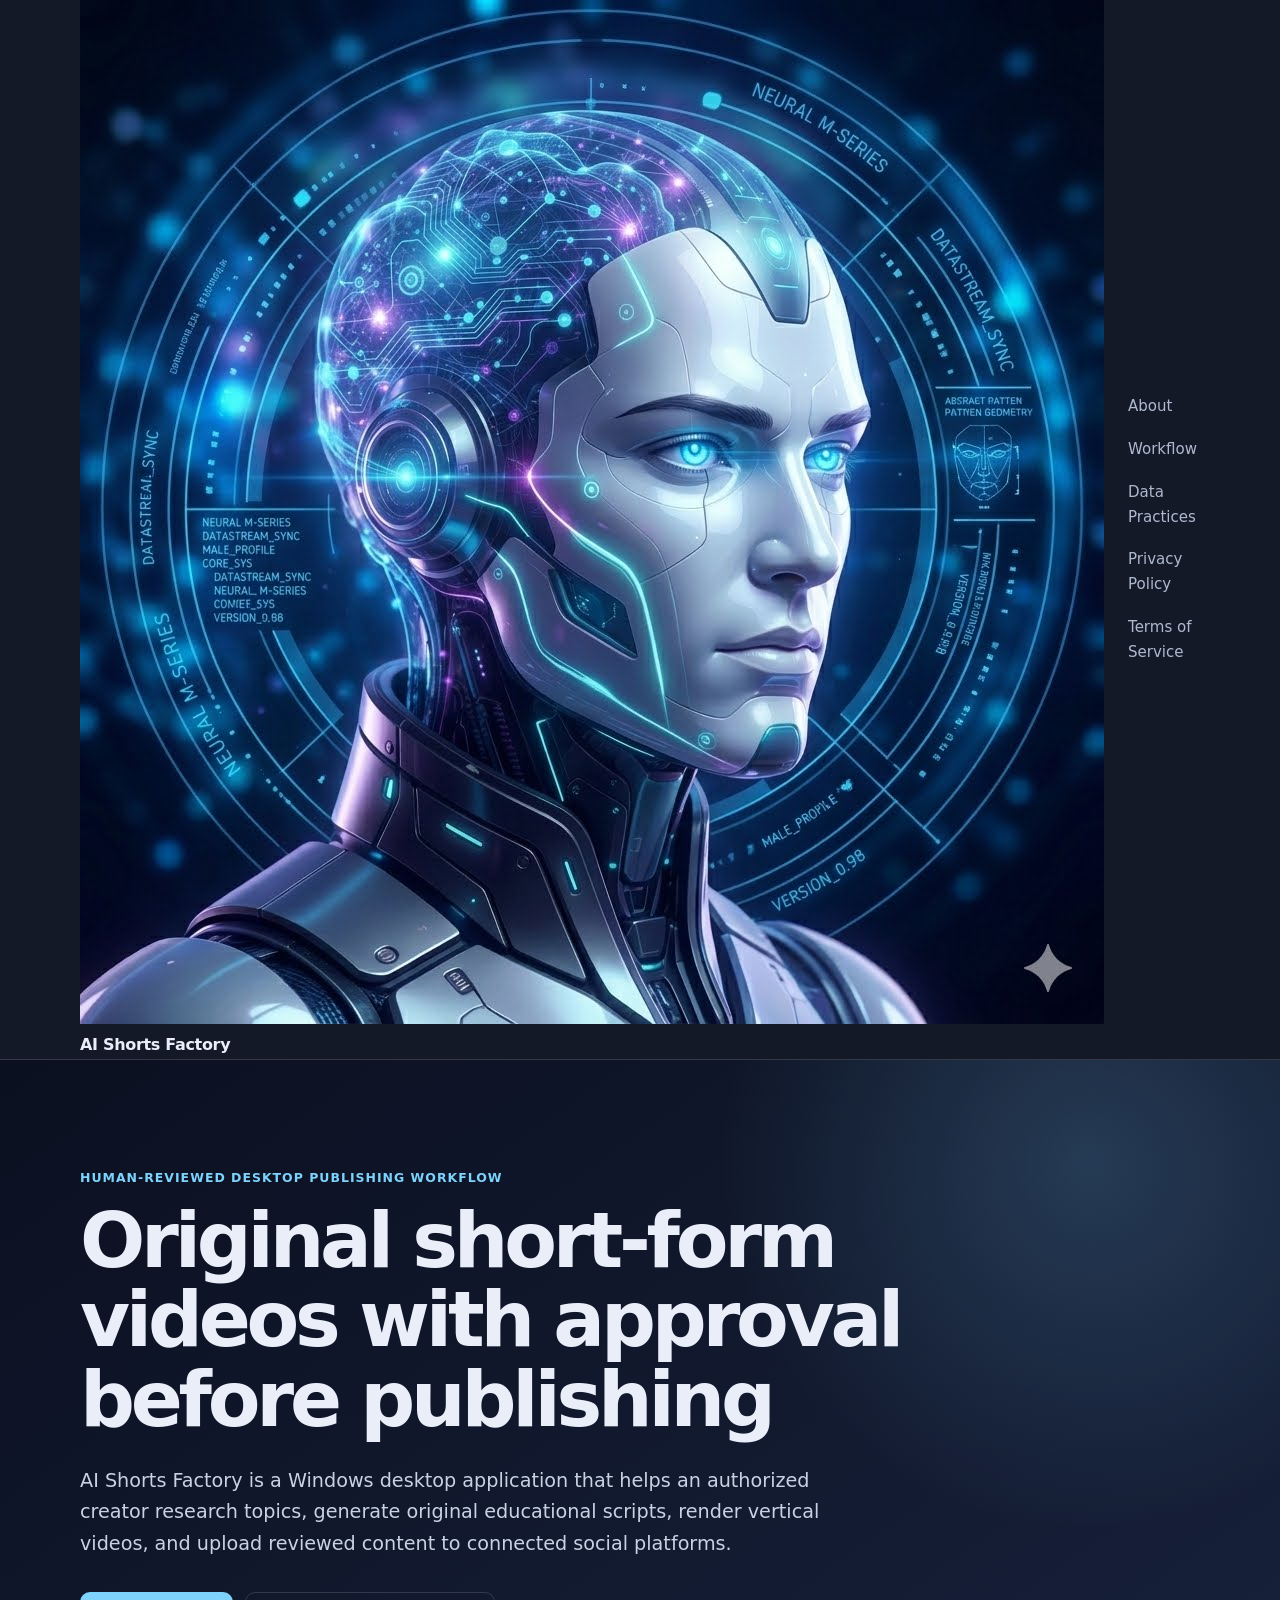
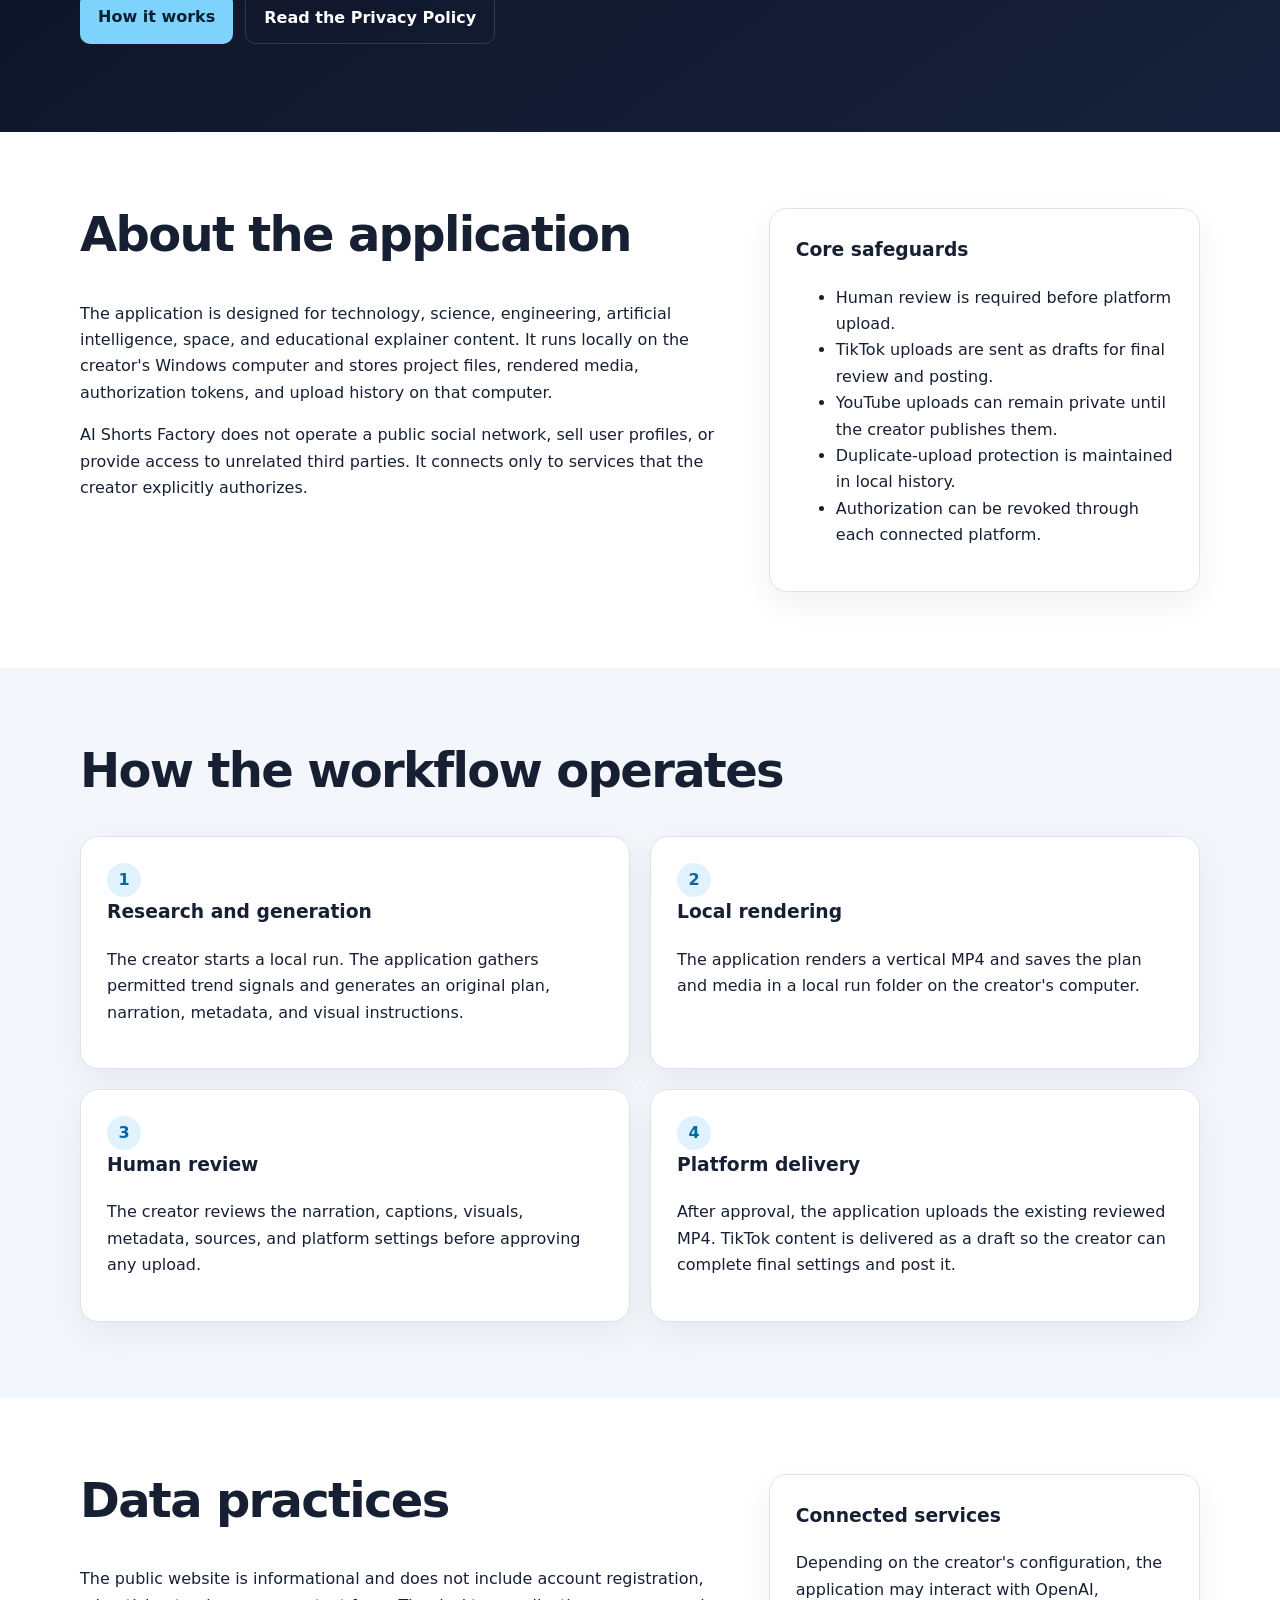
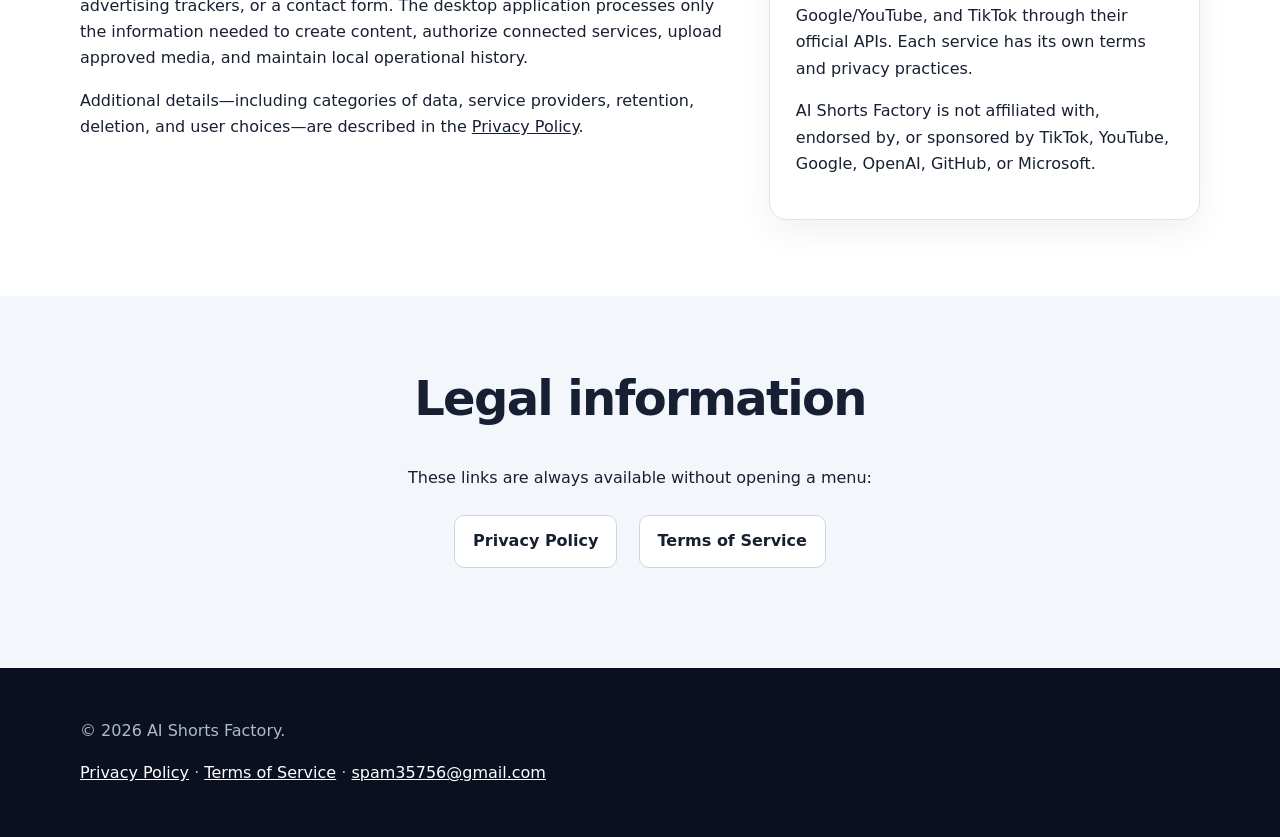
<file: index.html>
<!doctype html>
<html lang="en">
<head>
  <meta charset="utf-8">
  <meta name="viewport" content="width=device-width, initial-scale=1">
  <title>AI Shorts Factory</title>
  <link rel="icon" type="image/jpeg" href="app-icon.jpeg">
  <meta name="description" content="AI Shorts Factory is a human-reviewed desktop workflow for creating and publishing original short-form educational videos.">
  <link rel="stylesheet" href="styles.css">
</head>
<body>
  <header class="site-header">
    <div class="container nav">
      <a class="brand" href="index.html">
        <img src="app-icon.jpeg" alt="AI Shorts Factory app icon" class="brand-icon">
        <span>AI Shorts Factory</span>
      </a>
      <nav aria-label="Primary navigation">
        <a href="#about">About</a>
        <a href="#workflow">Workflow</a>
        <a href="#data">Data Practices</a>
        <a href="privacy.html">Privacy Policy</a>
        <a href="terms.html">Terms of Service</a>
      </nav>
    </div>
  </header>

  <main>
    <section class="hero">
      <div class="container">
        <p class="eyebrow">Human-reviewed desktop publishing workflow</p>
        <h1>Original short-form videos with approval before publishing</h1>
        <p class="lead">
          AI Shorts Factory is a Windows desktop application that helps an authorized creator
          research topics, generate original educational scripts, render vertical videos, and
          upload reviewed content to connected social platforms.
        </p>
        <div class="actions">
          <a class="button" href="#workflow">How it works</a>
          <a class="button secondary" href="privacy.html">Read the Privacy Policy</a>
        </div>
      </div>
    </section>

    <section id="about" class="section">
      <div class="container grid-two">
        <div>
          <h2>About the application</h2>
          <p>
            The application is designed for technology, science, engineering, artificial
            intelligence, space, and educational explainer content. It runs locally on the
            creator's Windows computer and stores project files, rendered media, authorization
            tokens, and upload history on that computer.
          </p>
          <p>
            AI Shorts Factory does not operate a public social network, sell user profiles,
            or provide access to unrelated third parties. It connects only to services that
            the creator explicitly authorizes.
          </p>
        </div>
        <div class="card">
          <h3>Core safeguards</h3>
          <ul>
            <li>Human review is required before platform upload.</li>
            <li>TikTok uploads are sent as drafts for final review and posting.</li>
            <li>YouTube uploads can remain private until the creator publishes them.</li>
            <li>Duplicate-upload protection is maintained in local history.</li>
            <li>Authorization can be revoked through each connected platform.</li>
          </ul>
        </div>
      </div>
    </section>

    <section id="workflow" class="section alt">
      <div class="container">
        <h2>How the workflow operates</h2>
        <div class="steps">
          <article class="card">
            <span class="step-number">1</span>
            <h3>Research and generation</h3>
            <p>
              The creator starts a local run. The application gathers permitted trend signals
              and generates an original plan, narration, metadata, and visual instructions.
            </p>
          </article>
          <article class="card">
            <span class="step-number">2</span>
            <h3>Local rendering</h3>
            <p>
              The application renders a vertical MP4 and saves the plan and media in a local
              run folder on the creator's computer.
            </p>
          </article>
          <article class="card">
            <span class="step-number">3</span>
            <h3>Human review</h3>
            <p>
              The creator reviews the narration, captions, visuals, metadata, sources, and
              platform settings before approving any upload.
            </p>
          </article>
          <article class="card">
            <span class="step-number">4</span>
            <h3>Platform delivery</h3>
            <p>
              After approval, the application uploads the existing reviewed MP4. TikTok content
              is delivered as a draft so the creator can complete final settings and post it.
            </p>
          </article>
        </div>
      </div>
    </section>

    <section id="data" class="section">
      <div class="container grid-two">
        <div>
          <h2>Data practices</h2>
          <p>
            The public website is informational and does not include account registration,
            advertising trackers, or a contact form. The desktop application processes only
            the information needed to create content, authorize connected services, upload
            approved media, and maintain local operational history.
          </p>
          <p>
            Additional details—including categories of data, service providers, retention,
            deletion, and user choices—are described in the
            <a href="privacy.html">Privacy Policy</a>.
          </p>
        </div>
        <div class="card">
          <h3>Connected services</h3>
          <p>
            Depending on the creator's configuration, the application may interact with
            OpenAI, Google/YouTube, and TikTok through their official APIs. Each service has
            its own terms and privacy practices.
          </p>
          <p>
            AI Shorts Factory is not affiliated with, endorsed by, or sponsored by TikTok,
            YouTube, Google, OpenAI, GitHub, or Microsoft.
          </p>
        </div>
      </div>
    </section>

    <section class="section alt">
      <div class="container legal-links">
        <h2>Legal information</h2>
        <p>These links are always available without opening a menu:</p>
        <p>
          <a class="text-link" href="privacy.html">Privacy Policy</a>
          <a class="text-link" href="terms.html">Terms of Service</a>
        </p>
      </div>
    </section>
  </main>

  <footer class="site-footer">
    <div class="container">
      <p>&copy; 2026 AI Shorts Factory.</p>
      <p>
        <a href="privacy.html">Privacy Policy</a>
        <span aria-hidden="true">·</span>
        <a href="terms.html">Terms of Service</a>
        <span aria-hidden="true">·</span>
        <a href="mailto:spam35756@gmail.com">spam35756@gmail.com</a>
      </p>
    </div>
  </footer>
</body>
</html>
</file>
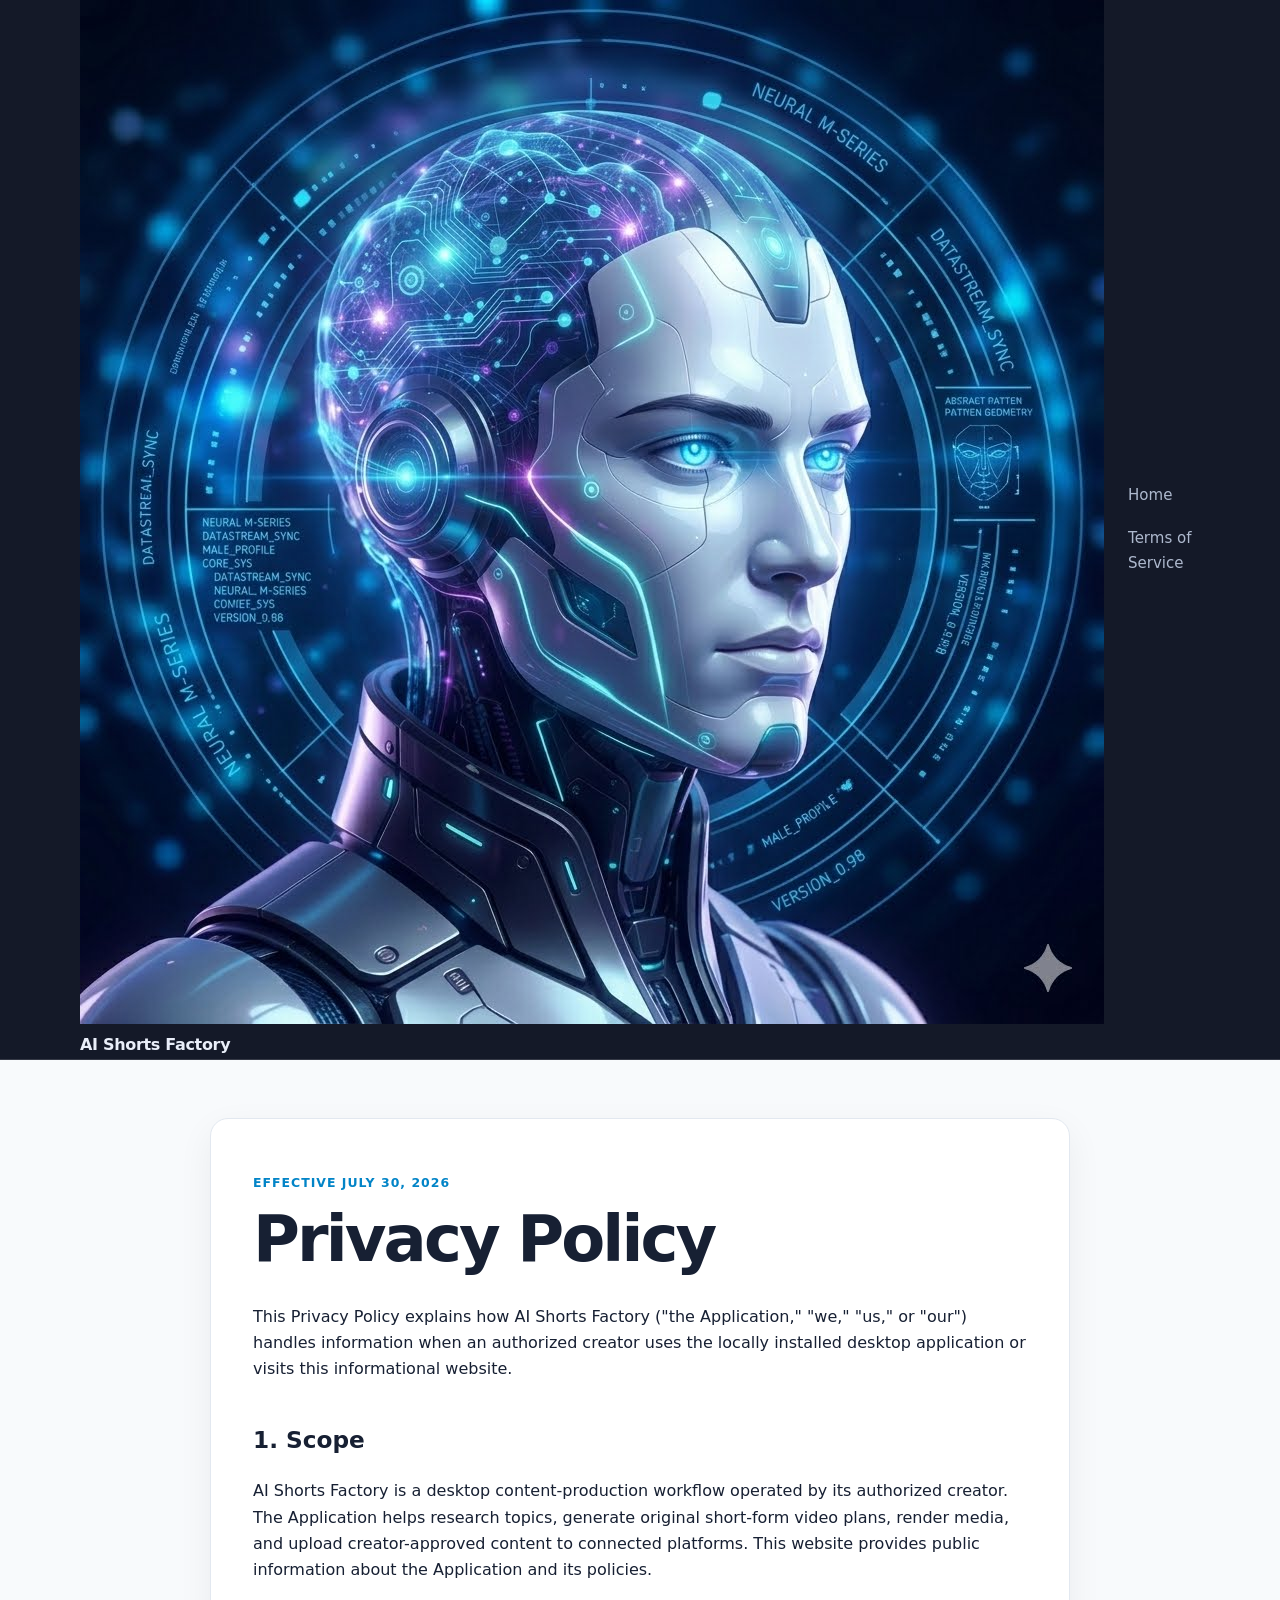
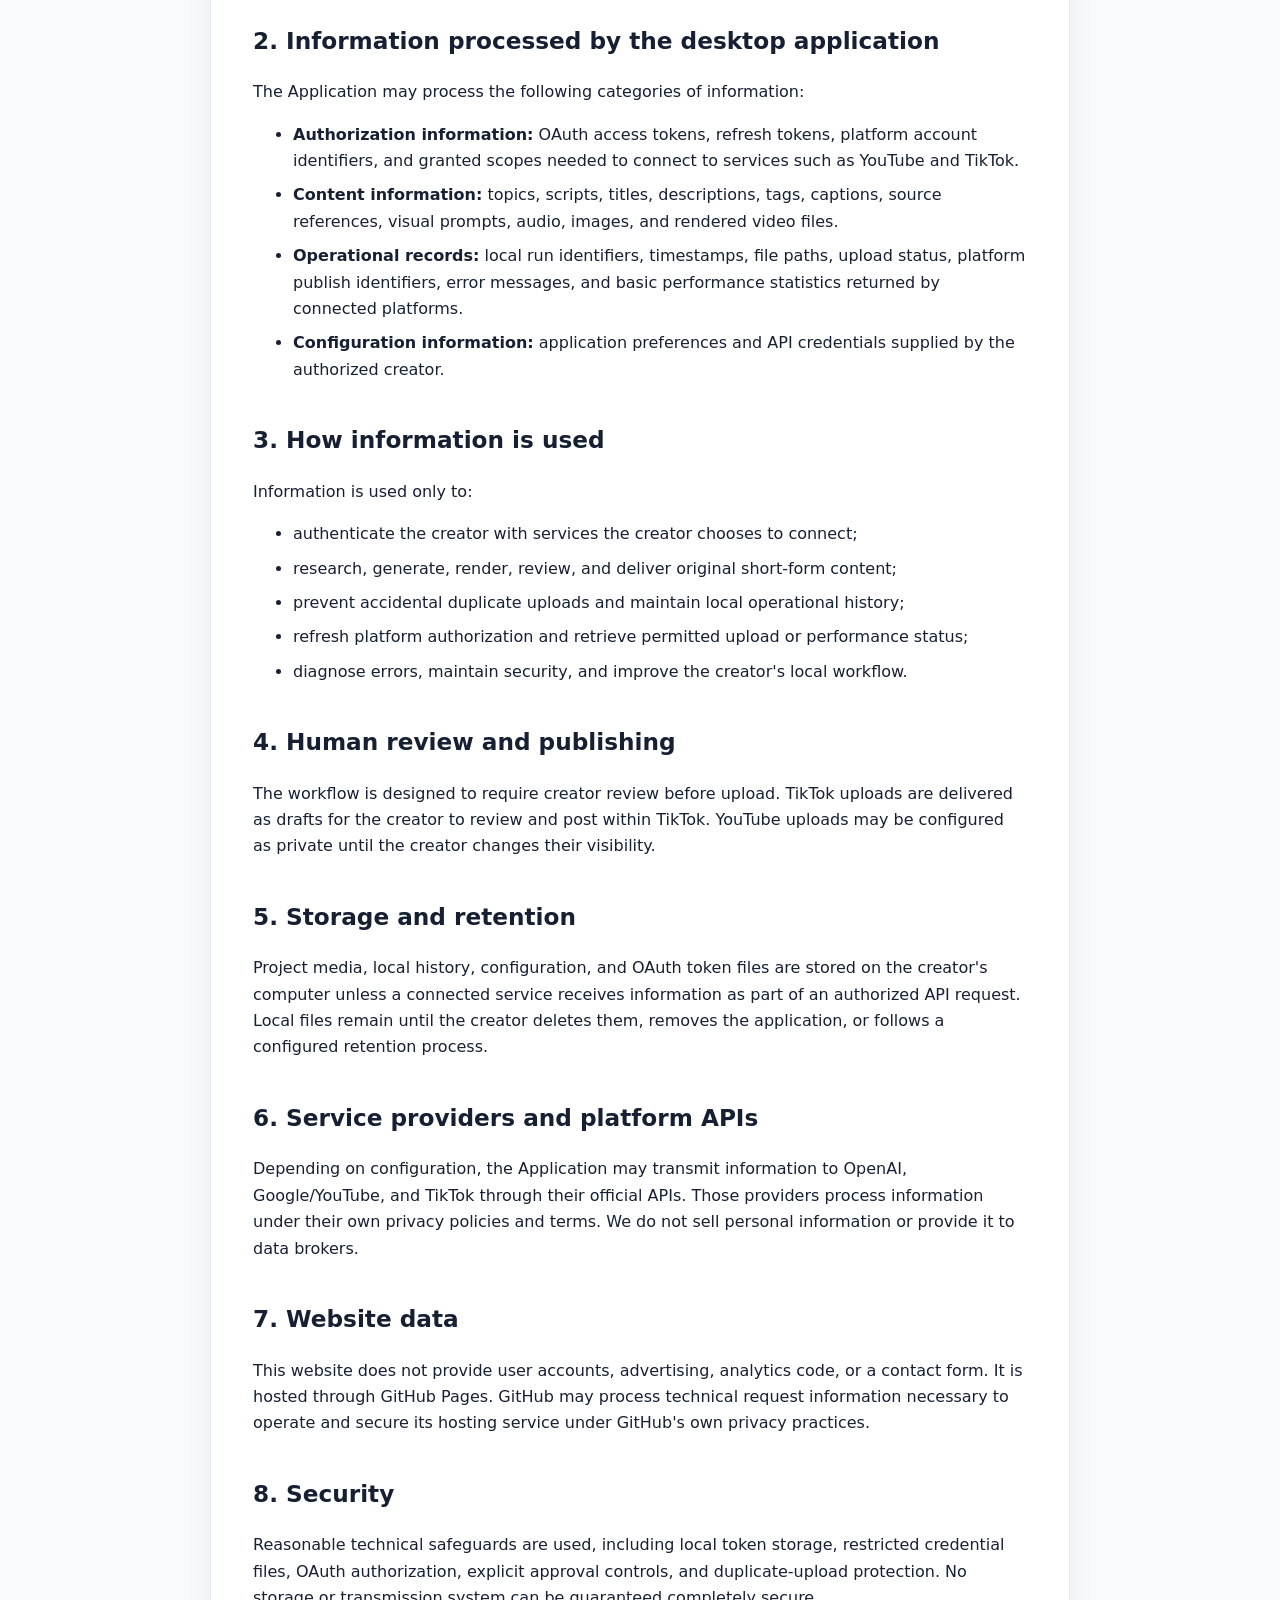
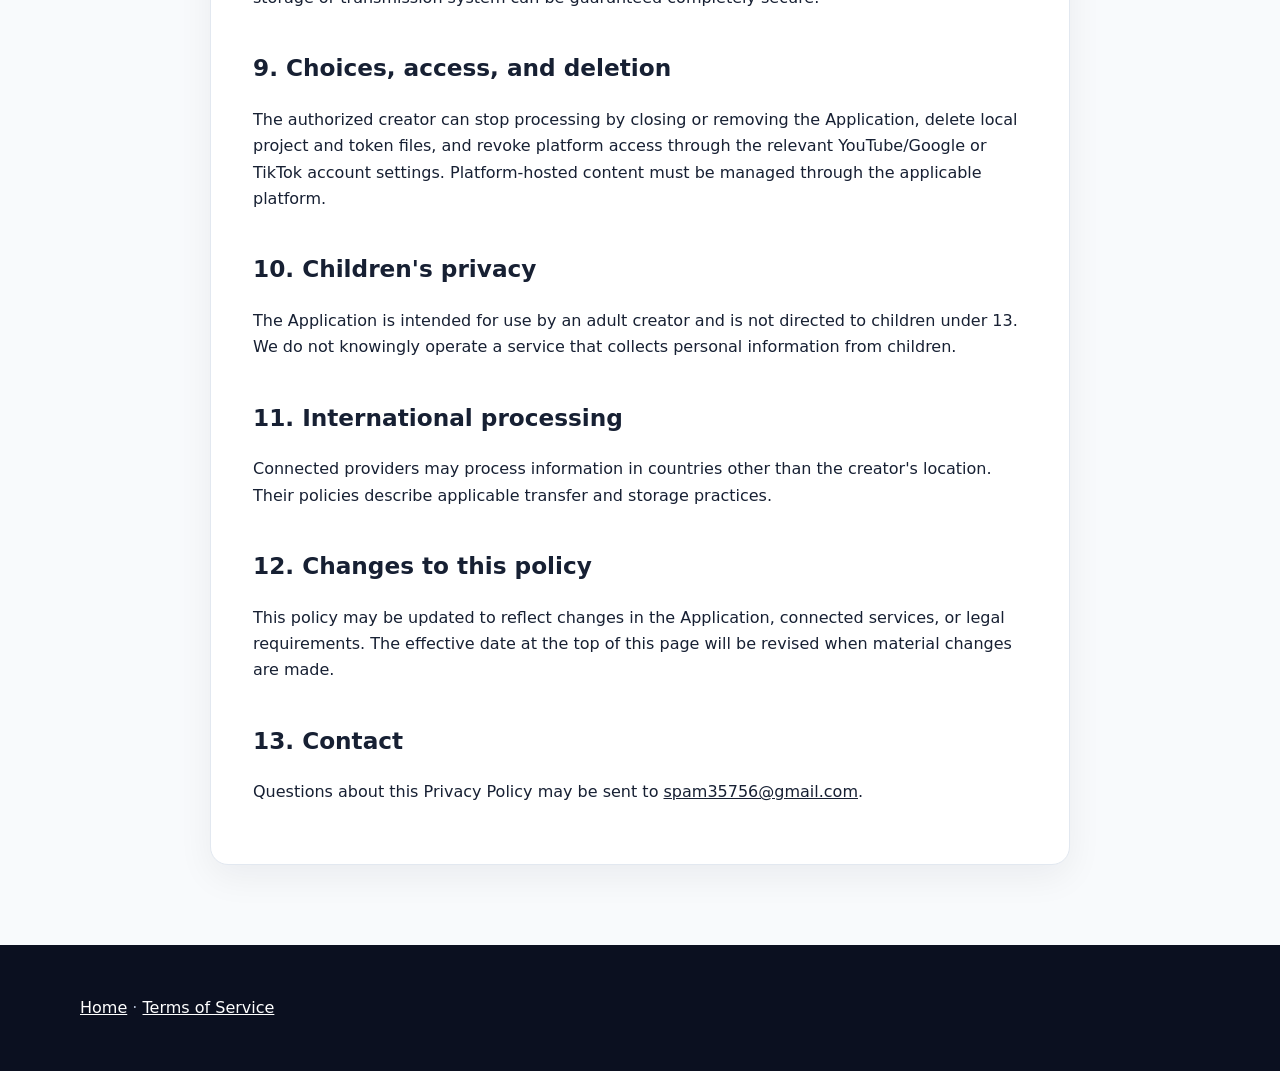
<file: privacy.html>
<!doctype html>
<html lang="en">
<head>
  <meta charset="utf-8">
  <meta name="viewport" content="width=device-width, initial-scale=1">
  <title>Privacy Policy | AI Shorts Factory</title>
  <link rel="icon" type="image/jpeg" href="app-icon.jpeg">
  <meta name="description" content="Privacy Policy for AI Shorts Factory.">
  <link rel="stylesheet" href="styles.css">
</head>
<body>
  <header class="site-header">
    <div class="container nav">
      <a class="brand" href="index.html">
        <img src="app-icon.jpeg" alt="AI Shorts Factory app icon" class="brand-icon">
        <span>AI Shorts Factory</span>
      </a>
      <nav aria-label="Primary navigation">
        <a href="index.html">Home</a>
        <a href="terms.html">Terms of Service</a>
      </nav>
    </div>
  </header>

  <main class="legal-page">
    <article class="container legal-document">
      <p class="eyebrow">Effective July 30, 2026</p>
      <h1>Privacy Policy</h1>

      <p>
        This Privacy Policy explains how AI Shorts Factory ("the Application," "we," "us," or
        "our") handles information when an authorized creator uses the locally installed desktop
        application or visits this informational website.
      </p>

      <h2>1. Scope</h2>
      <p>
        AI Shorts Factory is a desktop content-production workflow operated by its authorized
        creator. The Application helps research topics, generate original short-form video plans,
        render media, and upload creator-approved content to connected platforms. This website
        provides public information about the Application and its policies.
      </p>

      <h2>2. Information processed by the desktop application</h2>
      <p>The Application may process the following categories of information:</p>
      <ul>
        <li>
          <strong>Authorization information:</strong> OAuth access tokens, refresh tokens,
          platform account identifiers, and granted scopes needed to connect to services such
          as YouTube and TikTok.
        </li>
        <li>
          <strong>Content information:</strong> topics, scripts, titles, descriptions, tags,
          captions, source references, visual prompts, audio, images, and rendered video files.
        </li>
        <li>
          <strong>Operational records:</strong> local run identifiers, timestamps, file paths,
          upload status, platform publish identifiers, error messages, and basic performance
          statistics returned by connected platforms.
        </li>
        <li>
          <strong>Configuration information:</strong> application preferences and API
          credentials supplied by the authorized creator.
        </li>
      </ul>

      <h2>3. How information is used</h2>
      <p>Information is used only to:</p>
      <ul>
        <li>authenticate the creator with services the creator chooses to connect;</li>
        <li>research, generate, render, review, and deliver original short-form content;</li>
        <li>prevent accidental duplicate uploads and maintain local operational history;</li>
        <li>refresh platform authorization and retrieve permitted upload or performance status;</li>
        <li>diagnose errors, maintain security, and improve the creator's local workflow.</li>
      </ul>

      <h2>4. Human review and publishing</h2>
      <p>
        The workflow is designed to require creator review before upload. TikTok uploads are
        delivered as drafts for the creator to review and post within TikTok. YouTube uploads
        may be configured as private until the creator changes their visibility.
      </p>

      <h2>5. Storage and retention</h2>
      <p>
        Project media, local history, configuration, and OAuth token files are stored on the
        creator's computer unless a connected service receives information as part of an
        authorized API request. Local files remain until the creator deletes them, removes the
        application, or follows a configured retention process.
      </p>

      <h2>6. Service providers and platform APIs</h2>
      <p>
        Depending on configuration, the Application may transmit information to OpenAI,
        Google/YouTube, and TikTok through their official APIs. Those providers process
        information under their own privacy policies and terms. We do not sell personal
        information or provide it to data brokers.
      </p>

      <h2>7. Website data</h2>
      <p>
        This website does not provide user accounts, advertising, analytics code, or a contact
        form. It is hosted through GitHub Pages. GitHub may process technical request information
        necessary to operate and secure its hosting service under GitHub's own privacy practices.
      </p>

      <h2>8. Security</h2>
      <p>
        Reasonable technical safeguards are used, including local token storage, restricted
        credential files, OAuth authorization, explicit approval controls, and duplicate-upload
        protection. No storage or transmission system can be guaranteed completely secure.
      </p>

      <h2>9. Choices, access, and deletion</h2>
      <p>
        The authorized creator can stop processing by closing or removing the Application,
        delete local project and token files, and revoke platform access through the relevant
        YouTube/Google or TikTok account settings. Platform-hosted content must be managed through
        the applicable platform.
      </p>

      <h2>10. Children's privacy</h2>
      <p>
        The Application is intended for use by an adult creator and is not directed to children
        under 13. We do not knowingly operate a service that collects personal information from
        children.
      </p>

      <h2>11. International processing</h2>
      <p>
        Connected providers may process information in countries other than the creator's
        location. Their policies describe applicable transfer and storage practices.
      </p>

      <h2>12. Changes to this policy</h2>
      <p>
        This policy may be updated to reflect changes in the Application, connected services,
        or legal requirements. The effective date at the top of this page will be revised when
        material changes are made.
      </p>

      <h2>13. Contact</h2>
      <p>
        Questions about this Privacy Policy may be sent to
        <a href="mailto:spam35756@gmail.com">spam35756@gmail.com</a>.
      </p>
    </article>
  </main>

  <footer class="site-footer">
    <div class="container">
      <p><a href="index.html">Home</a> · <a href="terms.html">Terms of Service</a></p>
    </div>
  </footer>
</body>
</html>
</file>
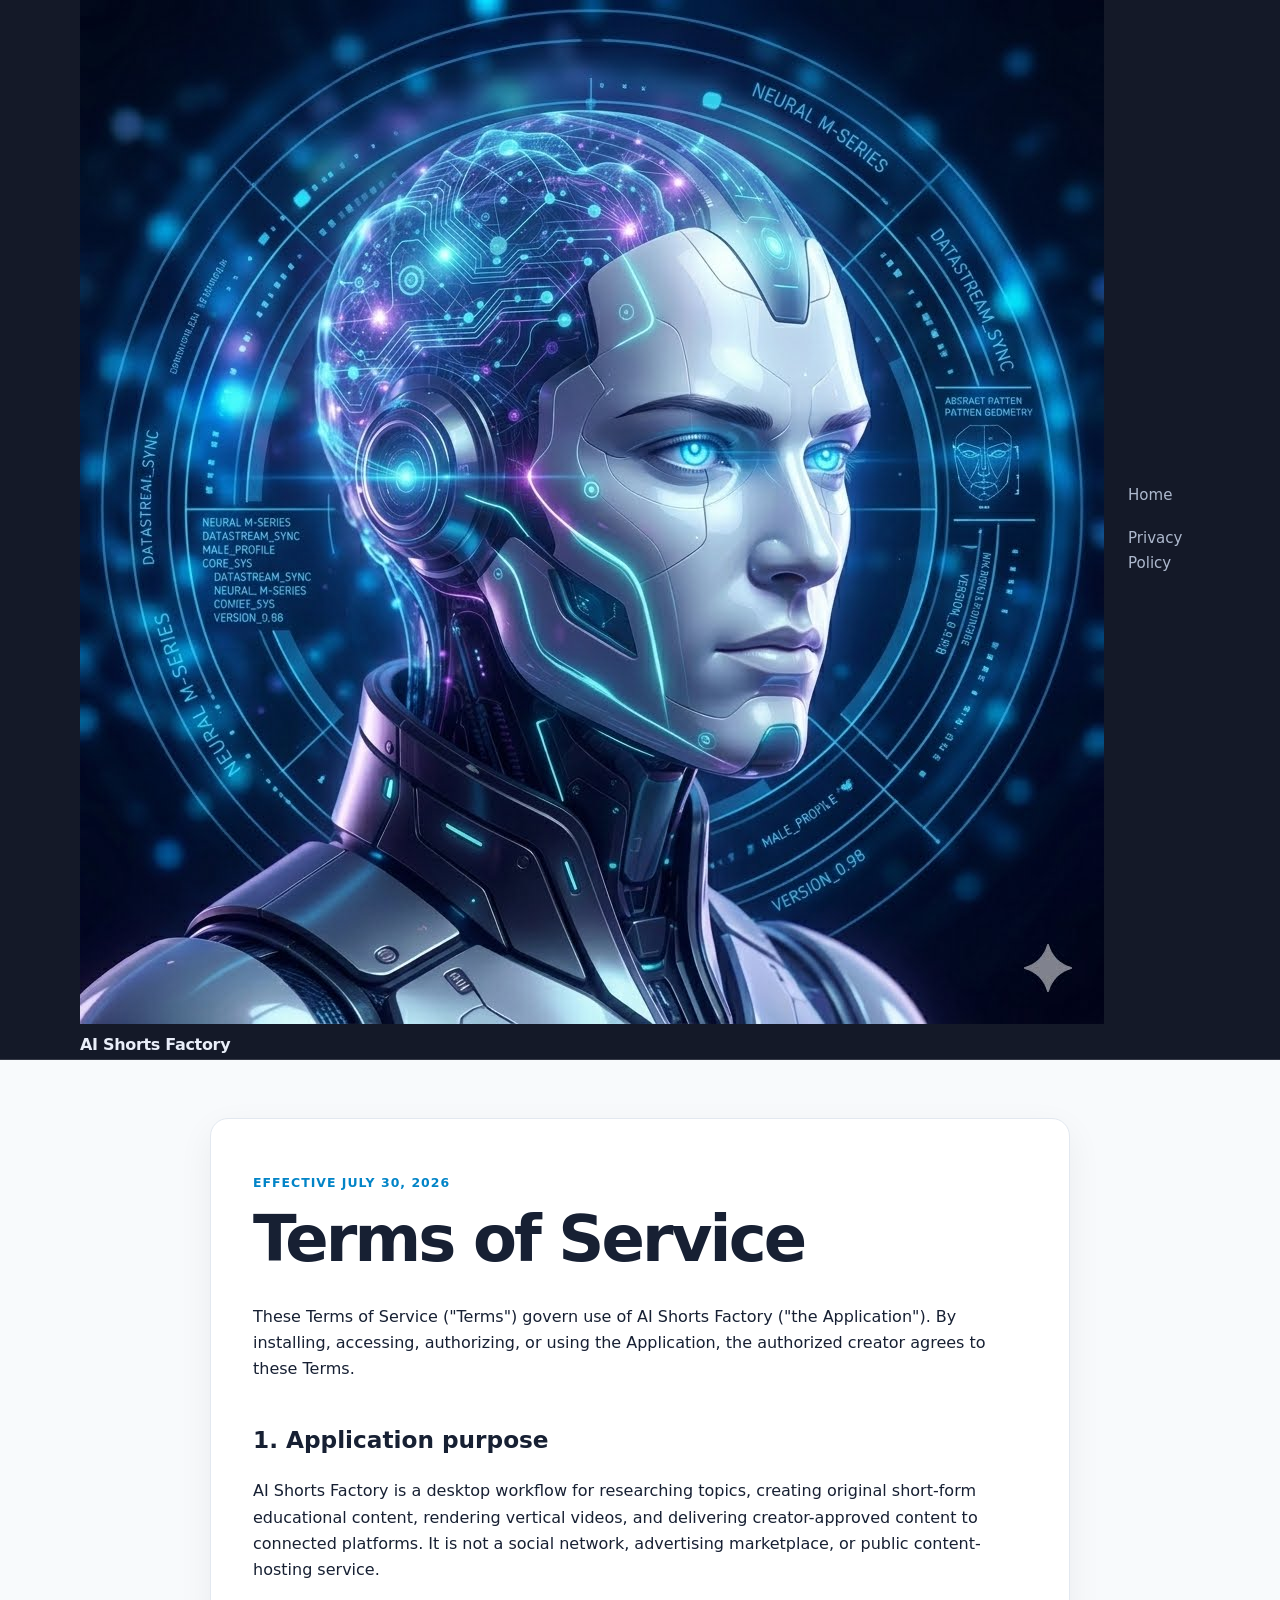
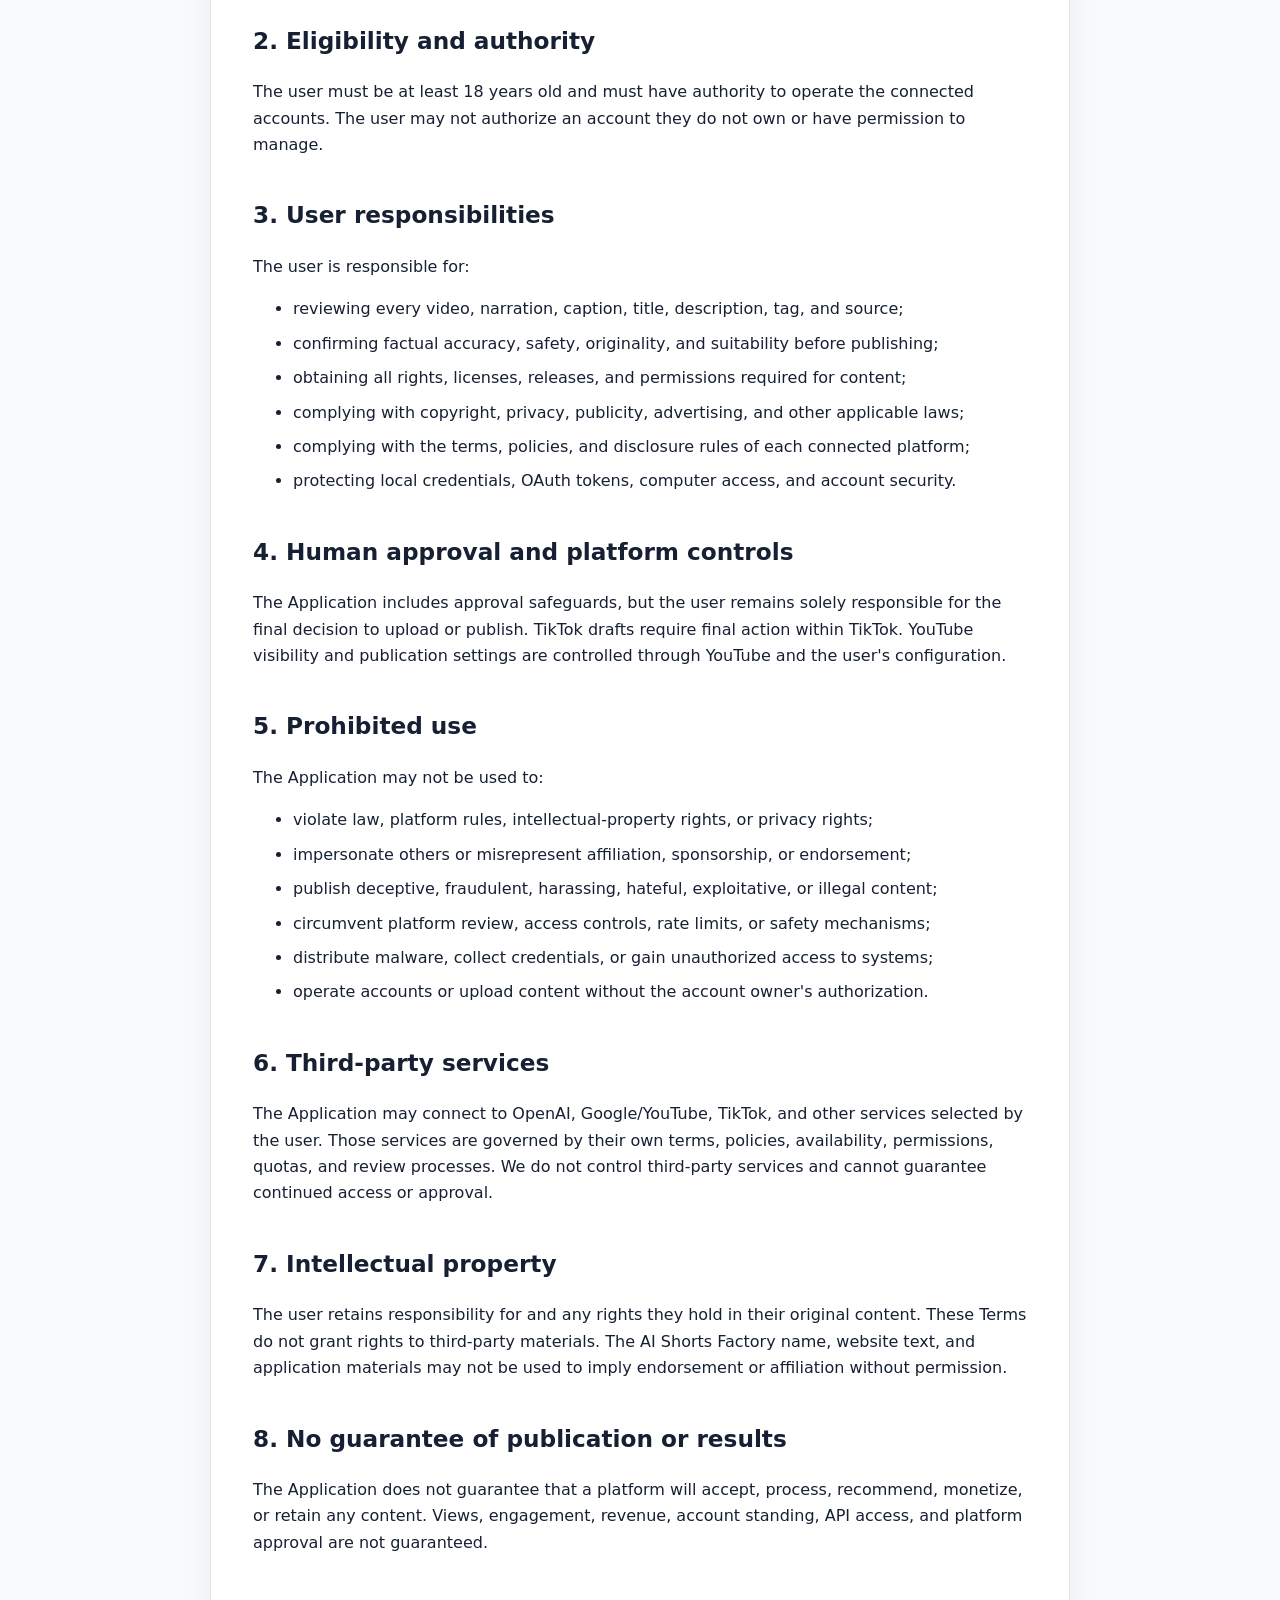
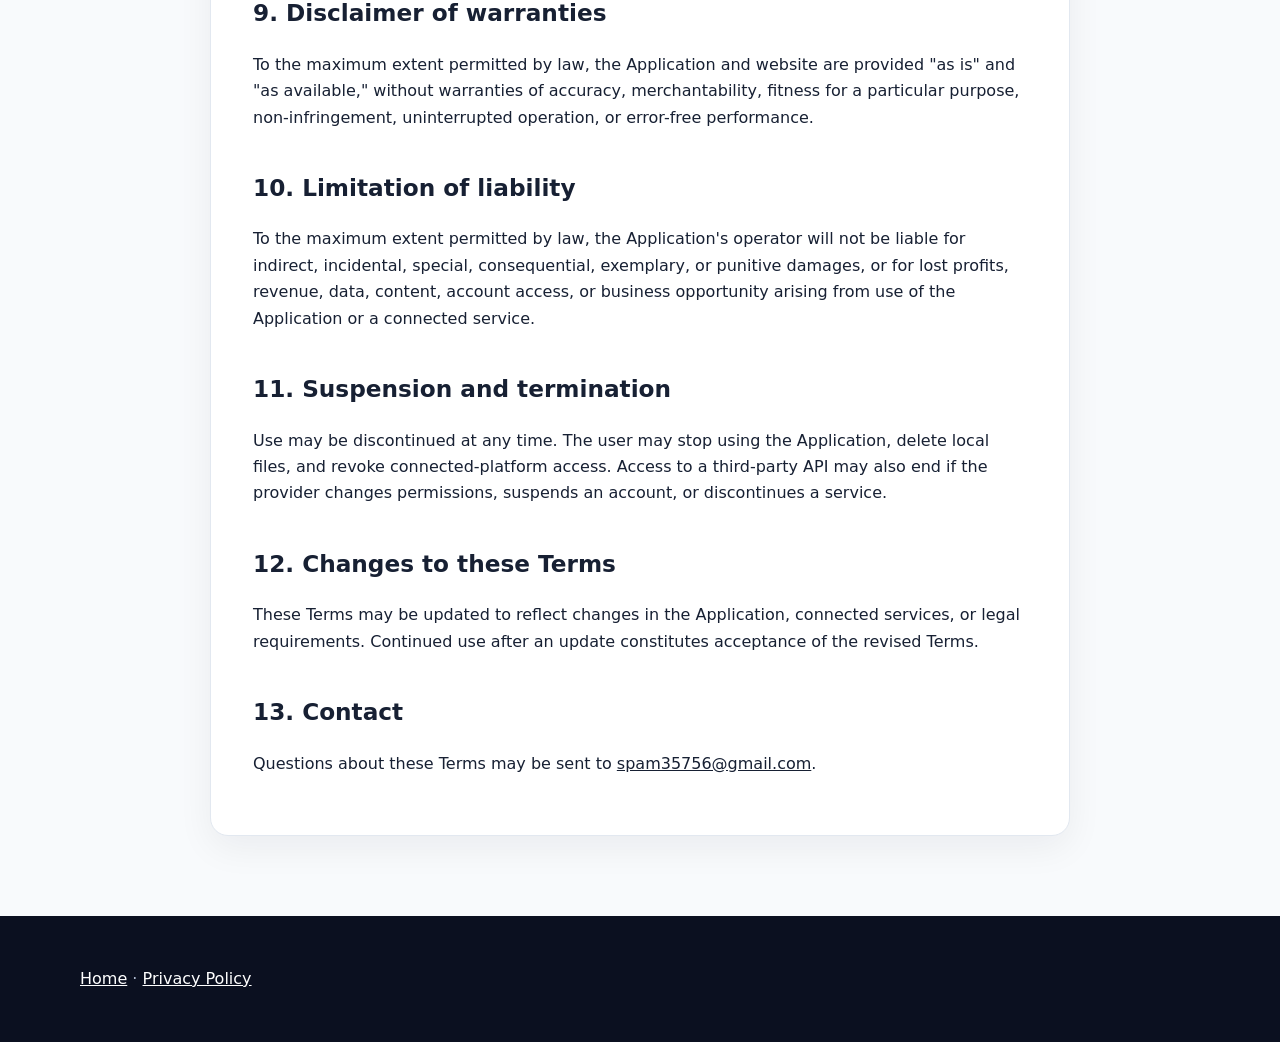
<file: terms.html>
<!doctype html>
<html lang="en">
<head>
  <meta charset="utf-8">
  <meta name="viewport" content="width=device-width, initial-scale=1">
  <title>Terms of Service | AI Shorts Factory</title>
  <link rel="icon" type="image/jpeg" href="app-icon.jpeg">
  <meta name="description" content="Terms of Service for AI Shorts Factory.">
  <link rel="stylesheet" href="styles.css">
</head>
<body>
  <header class="site-header">
    <div class="container nav">
      <a class="brand" href="index.html">
        <img src="app-icon.jpeg" alt="AI Shorts Factory app icon" class="brand-icon">
        <span>AI Shorts Factory</span>
      </a>
      <nav aria-label="Primary navigation">
        <a href="index.html">Home</a>
        <a href="privacy.html">Privacy Policy</a>
      </nav>
    </div>
  </header>

  <main class="legal-page">
    <article class="container legal-document">
      <p class="eyebrow">Effective July 30, 2026</p>
      <h1>Terms of Service</h1>

      <p>
        These Terms of Service ("Terms") govern use of AI Shorts Factory ("the Application").
        By installing, accessing, authorizing, or using the Application, the authorized creator
        agrees to these Terms.
      </p>

      <h2>1. Application purpose</h2>
      <p>
        AI Shorts Factory is a desktop workflow for researching topics, creating original
        short-form educational content, rendering vertical videos, and delivering creator-approved
        content to connected platforms. It is not a social network, advertising marketplace, or
        public content-hosting service.
      </p>

      <h2>2. Eligibility and authority</h2>
      <p>
        The user must be at least 18 years old and must have authority to operate the connected
        accounts. The user may not authorize an account they do not own or have permission to
        manage.
      </p>

      <h2>3. User responsibilities</h2>
      <p>The user is responsible for:</p>
      <ul>
        <li>reviewing every video, narration, caption, title, description, tag, and source;</li>
        <li>confirming factual accuracy, safety, originality, and suitability before publishing;</li>
        <li>obtaining all rights, licenses, releases, and permissions required for content;</li>
        <li>complying with copyright, privacy, publicity, advertising, and other applicable laws;</li>
        <li>complying with the terms, policies, and disclosure rules of each connected platform;</li>
        <li>protecting local credentials, OAuth tokens, computer access, and account security.</li>
      </ul>

      <h2>4. Human approval and platform controls</h2>
      <p>
        The Application includes approval safeguards, but the user remains solely responsible for
        the final decision to upload or publish. TikTok drafts require final action within TikTok.
        YouTube visibility and publication settings are controlled through YouTube and the user's
        configuration.
      </p>

      <h2>5. Prohibited use</h2>
      <p>The Application may not be used to:</p>
      <ul>
        <li>violate law, platform rules, intellectual-property rights, or privacy rights;</li>
        <li>impersonate others or misrepresent affiliation, sponsorship, or endorsement;</li>
        <li>publish deceptive, fraudulent, harassing, hateful, exploitative, or illegal content;</li>
        <li>circumvent platform review, access controls, rate limits, or safety mechanisms;</li>
        <li>distribute malware, collect credentials, or gain unauthorized access to systems;</li>
        <li>operate accounts or upload content without the account owner's authorization.</li>
      </ul>

      <h2>6. Third-party services</h2>
      <p>
        The Application may connect to OpenAI, Google/YouTube, TikTok, and other services selected
        by the user. Those services are governed by their own terms, policies, availability,
        permissions, quotas, and review processes. We do not control third-party services and
        cannot guarantee continued access or approval.
      </p>

      <h2>7. Intellectual property</h2>
      <p>
        The user retains responsibility for and any rights they hold in their original content.
        These Terms do not grant rights to third-party materials. The AI Shorts Factory name,
        website text, and application materials may not be used to imply endorsement or
        affiliation without permission.
      </p>

      <h2>8. No guarantee of publication or results</h2>
      <p>
        The Application does not guarantee that a platform will accept, process, recommend,
        monetize, or retain any content. Views, engagement, revenue, account standing, API access,
        and platform approval are not guaranteed.
      </p>

      <h2>9. Disclaimer of warranties</h2>
      <p>
        To the maximum extent permitted by law, the Application and website are provided "as is"
        and "as available," without warranties of accuracy, merchantability, fitness for a
        particular purpose, non-infringement, uninterrupted operation, or error-free performance.
      </p>

      <h2>10. Limitation of liability</h2>
      <p>
        To the maximum extent permitted by law, the Application's operator will not be liable for
        indirect, incidental, special, consequential, exemplary, or punitive damages, or for lost
        profits, revenue, data, content, account access, or business opportunity arising from use
        of the Application or a connected service.
      </p>

      <h2>11. Suspension and termination</h2>
      <p>
        Use may be discontinued at any time. The user may stop using the Application, delete local
        files, and revoke connected-platform access. Access to a third-party API may also end if
        the provider changes permissions, suspends an account, or discontinues a service.
      </p>

      <h2>12. Changes to these Terms</h2>
      <p>
        These Terms may be updated to reflect changes in the Application, connected services, or
        legal requirements. Continued use after an update constitutes acceptance of the revised
        Terms.
      </p>

      <h2>13. Contact</h2>
      <p>
        Questions about these Terms may be sent to
        <a href="mailto:spam35756@gmail.com">spam35756@gmail.com</a>.
      </p>
    </article>
  </main>

  <footer class="site-footer">
    <div class="container">
      <p><a href="index.html">Home</a> · <a href="privacy.html">Privacy Policy</a></p>
    </div>
  </footer>
</body>
</html>
</file>
<file: styles.css>
* { box-sizing: border-box; }
:root {
  --bg: #0b1020;
  --surface: #151c31;
  --surface-light: #f3f6fb;
  --text: #e9eef9;
  --ink: #172033;
  --muted: #aeb9ce;
  --accent: #7dd3fc;
  --border: rgba(255,255,255,.14);
  --max: 1120px;
}
html { scroll-behavior: smooth; }
body {
  margin: 0;
  font-family: Inter, ui-sans-serif, system-ui, -apple-system, BlinkMacSystemFont, "Segoe UI", sans-serif;
  line-height: 1.65;
  color: var(--ink);
  background: white;
}
a { color: inherit; }
.container { width: min(var(--max), calc(100% - 40px)); margin: 0 auto; }
.site-header {
  position: sticky;
  top: 0;
  z-index: 10;
  background: rgba(11,16,32,.96);
  color: var(--text);
  border-bottom: 1px solid var(--border);
}
.nav { display: flex; justify-content: space-between; align-items: center; gap: 24px; min-height: 68px; }
.brand { font-weight: 800; text-decoration: none; letter-spacing: -.02em; }
nav { display: flex; flex-wrap: wrap; gap: 18px; }
nav a { color: var(--muted); text-decoration: none; font-size: .94rem; }
nav a:hover, nav a:focus { color: white; }
.hero {
  color: var(--text);
  background:
    radial-gradient(circle at 85% 15%, rgba(125,211,252,.18), transparent 30%),
    linear-gradient(145deg, #0b1020, #17213b);
  padding: 96px 0 88px;
}
.hero h1 { max-width: 850px; margin: 0; font-size: clamp(2.5rem, 6vw, 5rem); line-height: 1.03; letter-spacing: -.055em; }
.eyebrow { color: #0284c7; font-weight: 800; letter-spacing: .08em; text-transform: uppercase; font-size: .78rem; }
.hero .eyebrow { color: var(--accent); }
.lead { max-width: 760px; color: #c8d2e5; font-size: 1.2rem; margin: 26px 0 0; }
.actions { display: flex; flex-wrap: wrap; gap: 12px; margin-top: 32px; }
.button {
  display: inline-block;
  padding: 12px 18px;
  border-radius: 10px;
  background: var(--accent);
  color: #082032;
  text-decoration: none;
  font-weight: 800;
}
.button.secondary { background: transparent; color: white; border: 1px solid var(--border); }
.section { padding: 76px 0; }
.section.alt { background: var(--surface-light); }
.section h2 { margin-top: 0; font-size: clamp(2rem, 4vw, 3rem); line-height: 1.1; letter-spacing: -.035em; }
.grid-two { display: grid; grid-template-columns: 1.2fr .8fr; gap: 42px; align-items: start; }
.card { padding: 26px; border: 1px solid #dbe3ef; border-radius: 18px; background: white; box-shadow: 0 12px 34px rgba(15,23,42,.06); }
.card h3 { margin-top: 0; }
.steps { display: grid; grid-template-columns: repeat(2, 1fr); gap: 20px; }
.step-number {
  display: inline-grid;
  place-items: center;
  width: 34px;
  height: 34px;
  border-radius: 999px;
  background: #e0f2fe;
  color: #0369a1;
  font-weight: 900;
}
.legal-links { text-align: center; }
.text-link { display: inline-block; margin: 8px; padding: 12px 18px; border: 1px solid #cbd5e1; border-radius: 10px; text-decoration: none; font-weight: 750; background: white; }
.site-footer { padding: 34px 0; background: var(--bg); color: var(--muted); }
.site-footer a { color: white; }
.legal-page { padding: 58px 0 80px; background: #f8fafc; }
.legal-document { max-width: 860px; padding: 42px; background: white; border: 1px solid #e2e8f0; border-radius: 18px; box-shadow: 0 12px 36px rgba(15,23,42,.06); }
.legal-document h1 { font-size: clamp(2.5rem, 5vw, 4.2rem); line-height: 1.05; letter-spacing: -.045em; margin: 8px 0 30px; }
.legal-document h2 { margin-top: 38px; font-size: 1.45rem; }
.legal-document li { margin: 8px 0; }
@media (max-width: 760px) {
  .nav { align-items: flex-start; flex-direction: column; padding: 16px 0; }
  nav { gap: 12px; }
  .hero { padding: 68px 0; }
  .grid-two, .steps { grid-template-columns: 1fr; }
  .legal-document { padding: 24px; }
}
</file>
